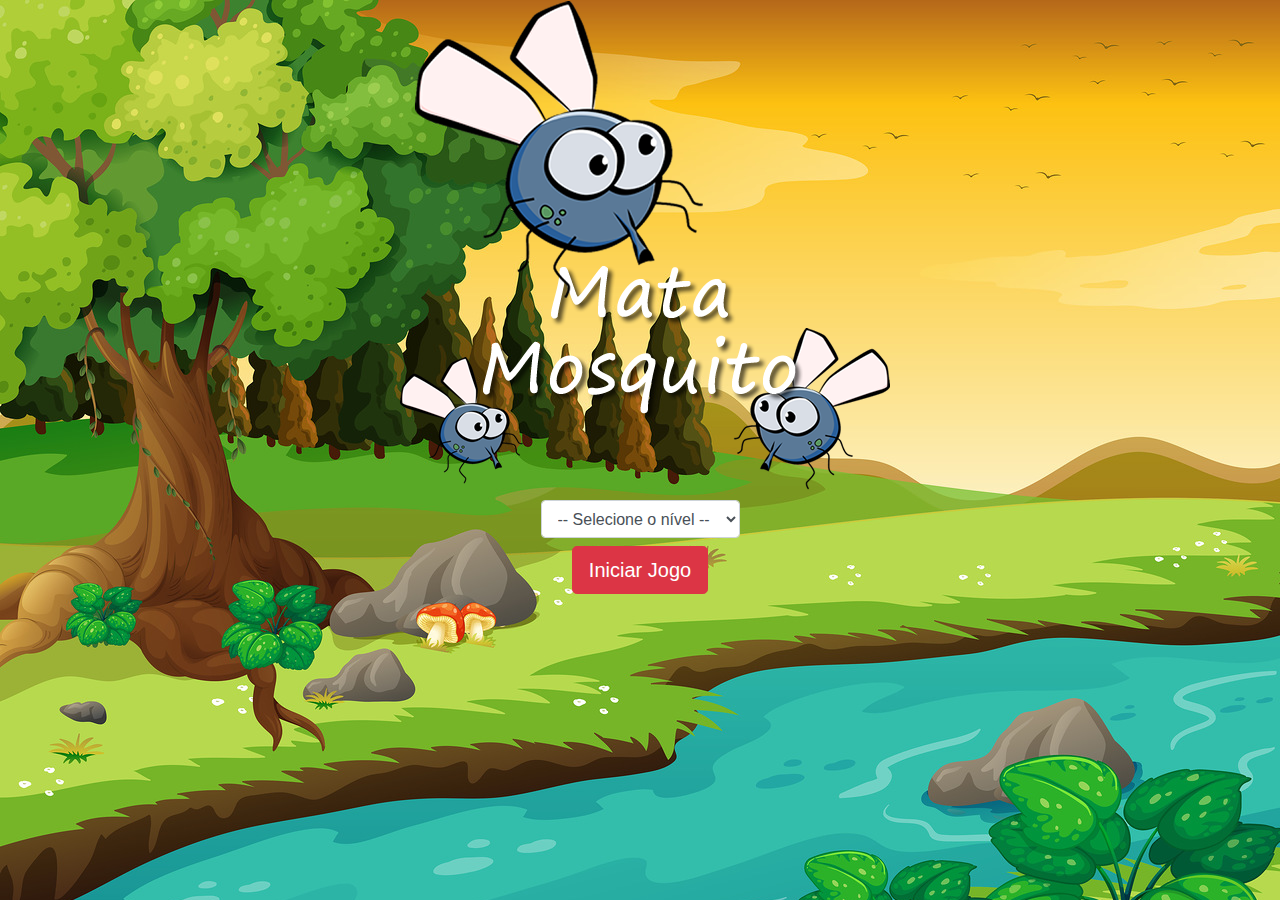
<file: app_mata_mosquito/index.html>
<!DOCTYPE html>
<html lang="en">
    <head>
        <meta charset="UTF-8">
        <meta name="viewport" content="width=device-width, initial-scale=1.0">
        <meta http-equiv="X-UA-Compatible" content="ie=edge">
        <title>Document</title>
    
        <link rel="stylesheet" href="https://stackpath.bootstrapcdn.com/bootstrap/4.3.1/css/bootstrap.min.css" integrity="sha384-ggOyR0iXCbMQv3Xipma34MD+dH/1fQ784/j6cY/iJTQUOhcWr7x9JvoRxT2MZw1T" crossorigin="anonymous">
        <link rel="stylesheet" href="estilo.css">

        <script>
            function iniciarJogo(){
                var nivel = document.getElementById('nivel').value;
                if (nivel === '') {
                    alert('Selecione um nivel para iniciar o jogo');
                    return false;
                }
                //Indicação de página que irá ser buscada e a "?" serve para passar parâmetro nível
                window.location.href = "app.html?" + nivel;
            }                
        </script>
    </head>
    <body>

        <div class="container">
            <div class="row">
                <div class="col">
                    <div class="d-flex justify-content-center">
                        <img src="imagens/game.png" />
                    </div>
                </div>
            </div>
            <div class="row">
                <div class="col">
                    <div class="d-flex justify-content-center">
                        <div class="mb-2">
                            <select class="form-control" id ="nivel">
                                <option value="">-- Selecione o nível --</option>
                                <option value="normal">Normal</option>
                                <option value="dificil">Difícil</option>
                                <option value="chucknorris">Chuck Norris</option>
                            </select>
                        </div>
                    </div>
                </div>
            </div>            
            <div class="row">
                <div class="col">
                    <div class="d-flex justify-content-center">
                        <button type="button" class="btn btn-danger btn-lg" onclick="iniciarJogo()">Iniciar Jogo</button>
                    </div>
                </div>
            </div>
        </div>
        
    </body>
</html>
</file>
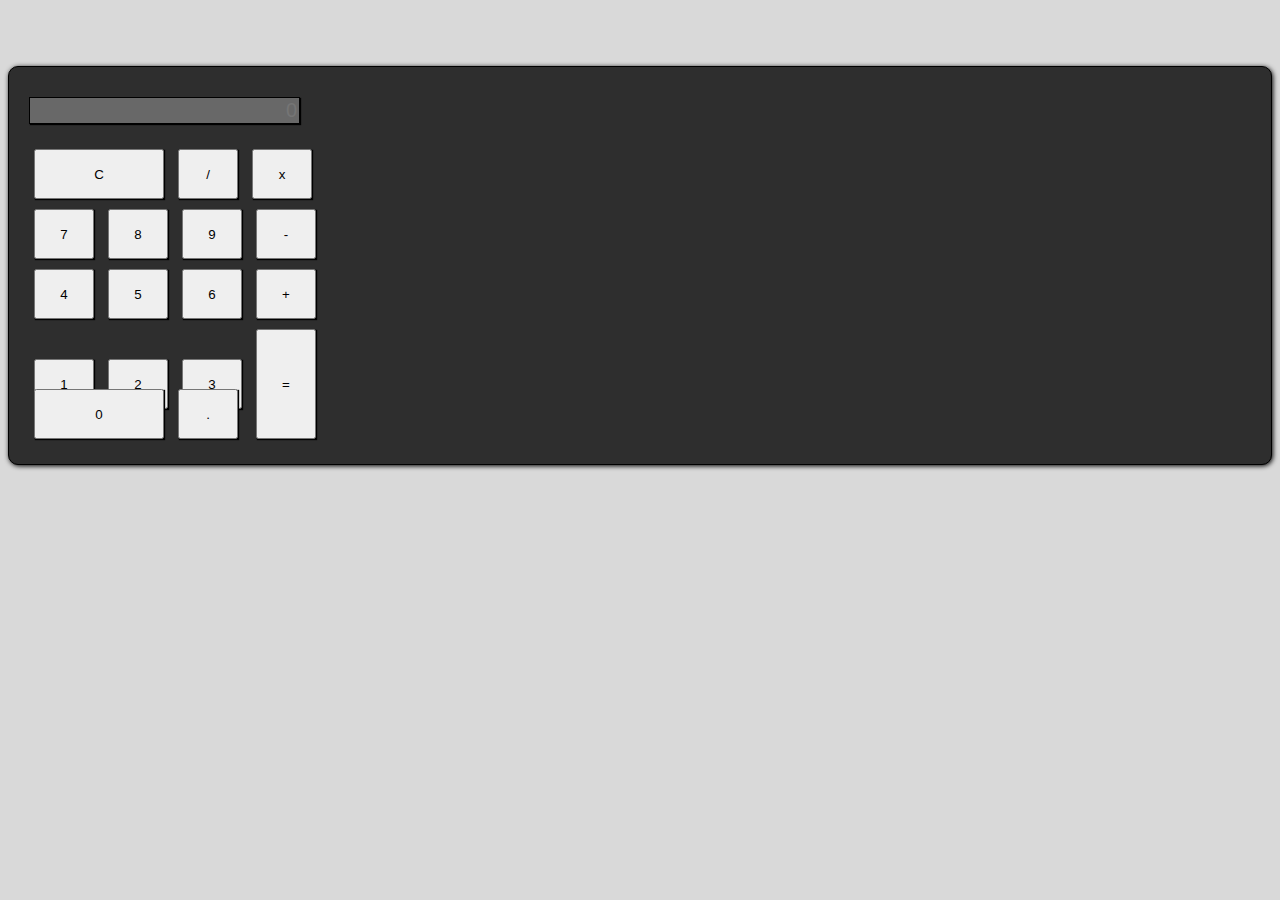
<file: app_calculadora/app_calculadora.html>
<html>
	<head>
		<title>Calculadora</title>

		<!-- Latest compiled and minified CSS -->
		<link rel="stylesheet" href="https://maxcdn.bootstrapcdn.com/bootstrap/4.0.0-beta.2/css/bootstrap.min.css" integrity="sha384-PsH8R72JQ3SOdhVi3uxftmaW6Vc51MKb0q5P2rRUpPvrszuE4W1povHYgTpBfshb" crossorigin="anonymous">

    <style>
      .calculadora {
        margin-top: 40px;
        border: solid 1px #000;
        padding: 20px;
        background-color: #2E2E2E;
        border-radius: 10px;
        box-shadow: 1px 1px 5px #000;
      }

      .btn {
        width: 60px;
        height: 50px;
        margin: 5px;
        box-shadow: 1px 1px 1px #000;
      }

      .clear {
        width: 130px;
      }

      .enter {
        height: 110px;
      }

      .zero {
        width: 130px;
      }

      .resultado {
        text-align: right;
        font-size: 20px;
        margin-top: 10px;
        margin-bottom: 20px;
        border: solid 1px #000;
        box-shadow: 1px 1px 1px #000;
      }

    </style>
	</head>

  <body style="background: #D9D9D9">

    <div class="container">
      <div class="row">
        <div class="col d-flex justify-content-center">
          <br />

          <div class="calculadora">
            <input id="resultado"type="text" class="form-control resultado" placeholder="0" disabled="disabled" />
            
            <div class="row">
              <button onclick="calcular('acao', 'c')"type="button" class="btn btn-dark btn-lg clear font-weight-light">C</button>
              <button onclick="calcular('acao', '/')"type="button" class="btn btn-dark btn-lg font-weight-light">/</button>
              <button onclick="calcular('acao', '*')"type="button" class="btn btn-dark btn-lg font-weight-light">x</button>
            </div>

            <div class="row">
              <button onclick="calcular('valor', 7)"type="button" class="btn btn-dark btn-lg font-weight-light">7</button>
              <button onclick="calcular('valor', 8)"type="button" class="btn btn-dark btn-lg font-weight-light">8</button>
              <button onclick="calcular('valor', 9)"type="button" class="btn btn-dark btn-lg font-weight-light">9</button>
              <button onclick="calcular('acao', '-')"type="button" class="btn btn-dark btn-lg font-weight-light">-</button>
            </div>
            
            <div class="row">
              <button onclick="calcular('valor', 4)"type="button" class="btn btn-dark btn-lg font-weight-light">4</button>
              <button onclick="calcular('valor', 5)"type="button" class="btn btn-dark btn-lg font-weight-light">5</button>
              <button onclick="calcular('valor', 6)"type="button" class="btn btn-dark btn-lg font-weight-light">6</button>
              <button onclick="calcular('acao', '+')"type="button" class="btn btn-dark btn-lg font-weight-light">+</button>
            </div>

            <div class="row">
              <button onclick="calcular('valor', 1)"type="button" class="btn btn-dark btn-lg font-weight-light">1</button>
              <button onclick="calcular('valor', 2)"type="button" class="btn btn-dark btn-lg font-weight-light">2</button>
              <button onclick="calcular('valor', 3)"type="button" class="btn btn-dark btn-lg font-weight-light">3</button>
              <button onclick="calcular('acao', '=')"type="button" class="btn btn-dark btn-lg enter"> = </button>
            </div>

            <div class="row" style="margin-top: -60px">
              <button onclick="calcular('valor', 0)"type="button" class="btn btn-dark zero btn-lg font-weight-light">0</button>
              <button onclick="calcular('acao', '.')"type="button" class="btn btn-dark btn-lg font-weight-light">.</button>
            </div>

          </div>
        </div>
      </div>
    </div>
    
    <script>
      function calcular(tipo, valor){
        if(tipo === 'acao'){
          if(valor === 'c'){
            //limpar visor id=resultado
            document.getElementById('resultado').value = '';
          }
          if(valor === '+'|| valor === '-' || valor === '*' || valor === '/' || valor ==='.'){
            document.getElementById('resultado').value += valor;
          }
          if(valor === '='){
            var valor_campo = eval(document.getElementById('resultado').value);

            document.getElementById('resultado').value = valor_campo;
            
          }
        }else if(tipo === 'valor'){

          document.getElementById('resultado').value += valor;
        }
      }
    
    </script>
  </body>	

</html>
</file>
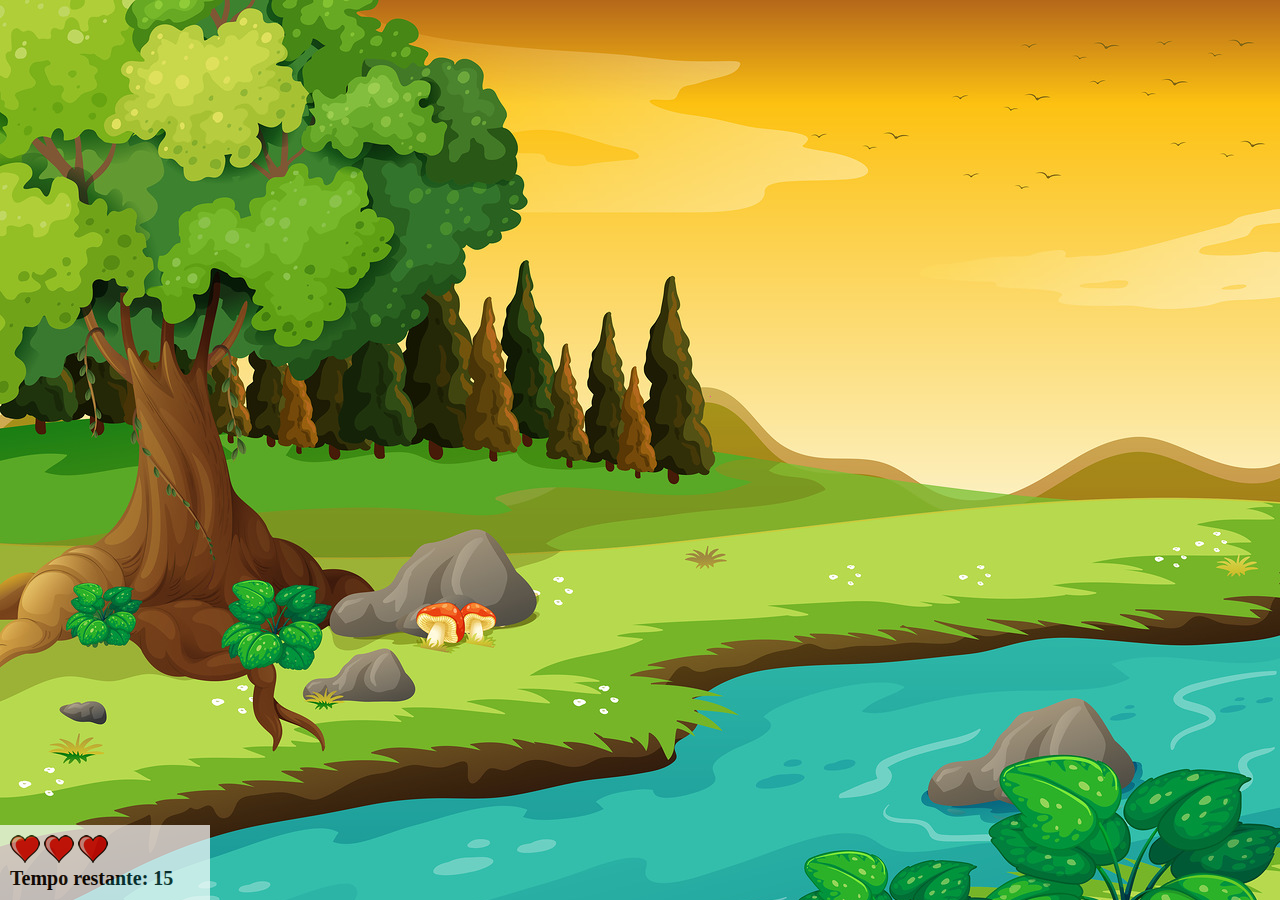
<file: app_mata_mosquito/app.html>
<!DOCTYPE html>
<html lang="en">
    <head>
        <meta charset="UTF-8">
        <meta name="" contenviewportt="width=device-width, initial-scale=1.0">
        <meta http-equiv="X-UA-Compatible" content="ie=edge">
        <title>Document</title>
        <link rel="stylesheet" href="estilo.css"/>
        <script src="jogo.js"></script>
    </head>
    <body onresize="ajustaTamanhoPalcoJogo()">
        <div class="painel">
            <div class="Vidas">
                <img id="v1" src="imagens/coracao_cheio.png">
                <img id="v2" src="imagens/coracao_cheio.png">
                <img id="v3" src="imagens/coracao_cheio.png">
            </div>
            <div class="cronometro">Tempo restante: <span id="cronometro"></span></div>
        </div>
        <script>
            document.getElementById('cronometro').innerHTML = tempo;

            var criaMosca = setInterval(function(){
                posicaoRandomica()    
            }, criaMosquitoTempo)
        </script>        
    </body>
</html>
</file>
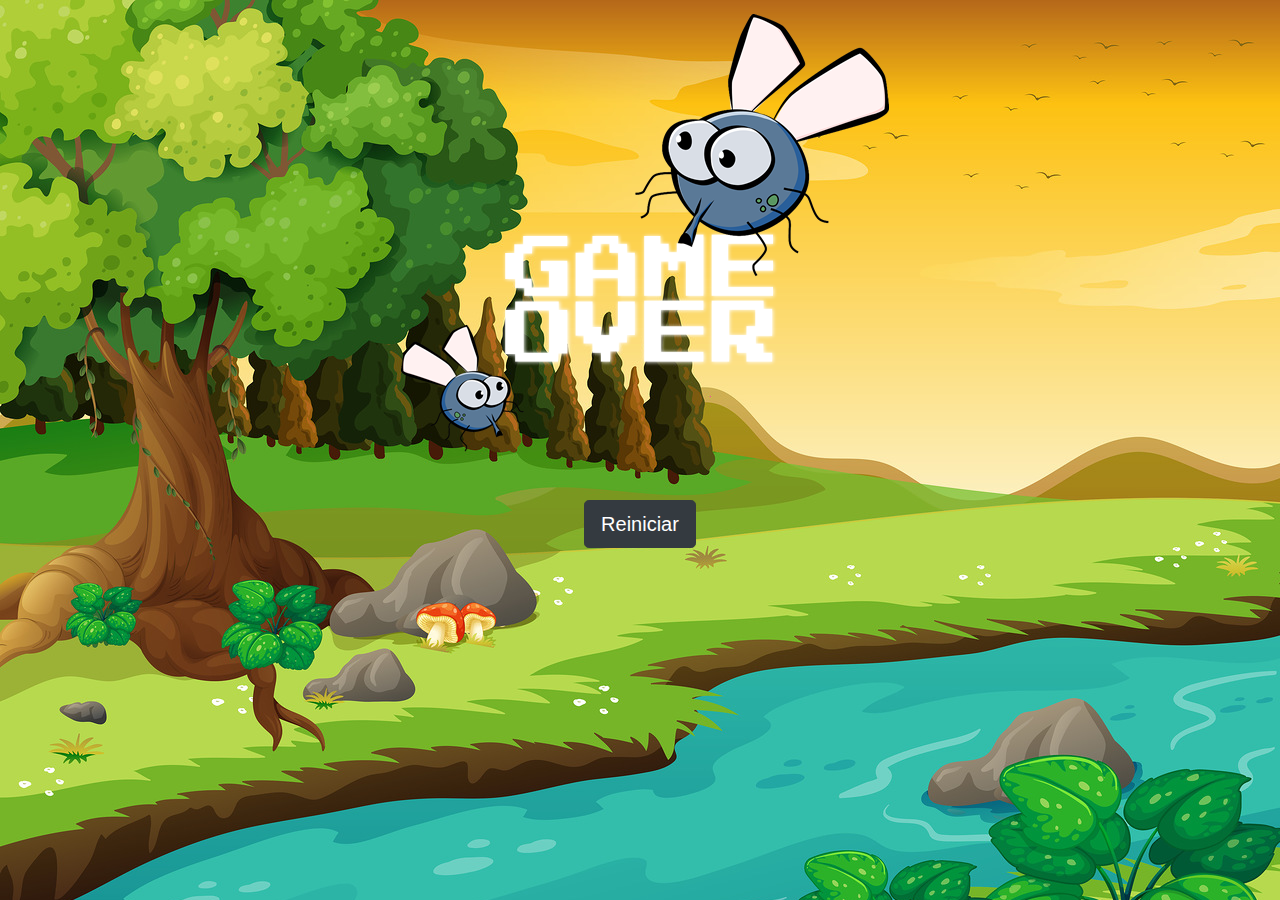
<file: app_mata_mosquito/fim_de_jogo.html>
<!DOCTYPE html>
<html lang="en">
    <head>
        <meta charset="UTF-8">
        <meta name="viewport" content="width=device-width, initial-scale=1.0">
        <meta http-equiv="X-UA-Compatible" content="ie=edge">
        <title>Document</title>
    
        <link rel="stylesheet" href="https://stackpath.bootstrapcdn.com/bootstrap/4.3.1/css/bootstrap.min.css" integrity="sha384-ggOyR0iXCbMQv3Xipma34MD+dH/1fQ784/j6cY/iJTQUOhcWr7x9JvoRxT2MZw1T" crossorigin="anonymous">
        <link rel="stylesheet" href="estilo.css">
    </head>
    <body>

        <div class="container">
            <div class="row">
                <div class="col">
                    <div class="d-flex justify-content-center">
                        <img src="imagens/game_over.png" />
                    </div>
                </div>
            </div>
            
            <div class="row">
                <div class="col">
                    <div class="d-flex justify-content-center">
                        <button type="button" class="btn btn-dark btn-lg" onclick="window.location.href = 'index.html' ">Reiniciar</button>
                    </div>
                </div>
            </div>
        </div>
        
    </body>
</html>
</file>
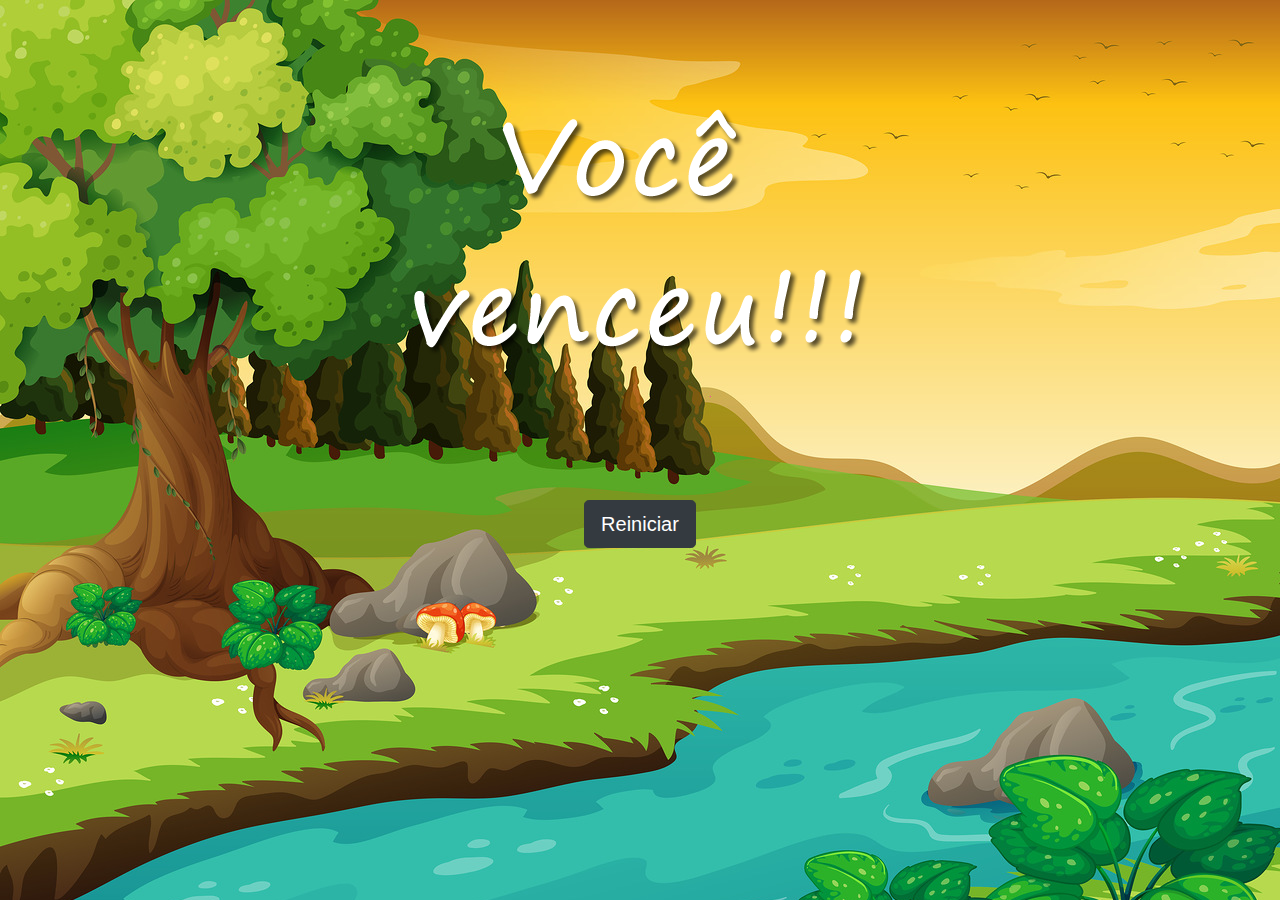
<file: app_mata_mosquito/vitoria.html>
<!DOCTYPE html>
<html lang="en">
    <head>
        <meta charset="UTF-8">
        <meta name="viewport" content="width=device-width, initial-scale=1.0">
        <meta http-equiv="X-UA-Compatible" content="ie=edge">
        <title>Document</title>
    
        <link rel="stylesheet" href="https://stackpath.bootstrapcdn.com/bootstrap/4.3.1/css/bootstrap.min.css" integrity="sha384-ggOyR0iXCbMQv3Xipma34MD+dH/1fQ784/j6cY/iJTQUOhcWr7x9JvoRxT2MZw1T" crossorigin="anonymous">
        <link rel="stylesheet" href="estilo.css">
    </head>
    <body>

        <div class="container">
            <div class="row">
                <div class="col">
                    <div class="d-flex justify-content-center">
                        <img src="imagens/vitoria.png" />
                    </div>
                </div>
            </div>
            
            <div class="row">
                <div class="col">
                    <div class="d-flex justify-content-center">
                        <button type="button" class="btn btn-dark btn-lg" onclick="window.location.href = 'index.html' ">Reiniciar</button>
                    </div>
                </div>
            </div>
        </div>
        
    </body>
</html>
</file>
<file: app_mata_mosquito/estilo.css>
html {
    cursor: url(imagens/mata_mosca.png) 30 30, auto;
}
body {
    background-image: url(imagens/bg.jpg);
    background-repeat: no-repeat;
   /* background-position: center;*/
}
.mosquito1 {
    width: 40px;
    height: 40px;
}
.mosquito2 {
    width: 50px;
    height: 50px;
}
.mosquito3 {
    width: 70px;
    height: 70px;
}
.ladoA {
    transform: scaleX(1);
}
.ladoB {
    transform: scaleX(-1);
}
.painel {
    position: absolute;
    width: 190px;
    padding: 10px;
    left: 0px;
    bottom: 0px;
    border-color: solid 1px #fff;
    background-color: #fff;
    opacity: 0.7;
}
.vidas{
    float: left;
}
.cronometro {
    float: left;
    font-size: 20px;
    font-weight: bold;
}
</file>
